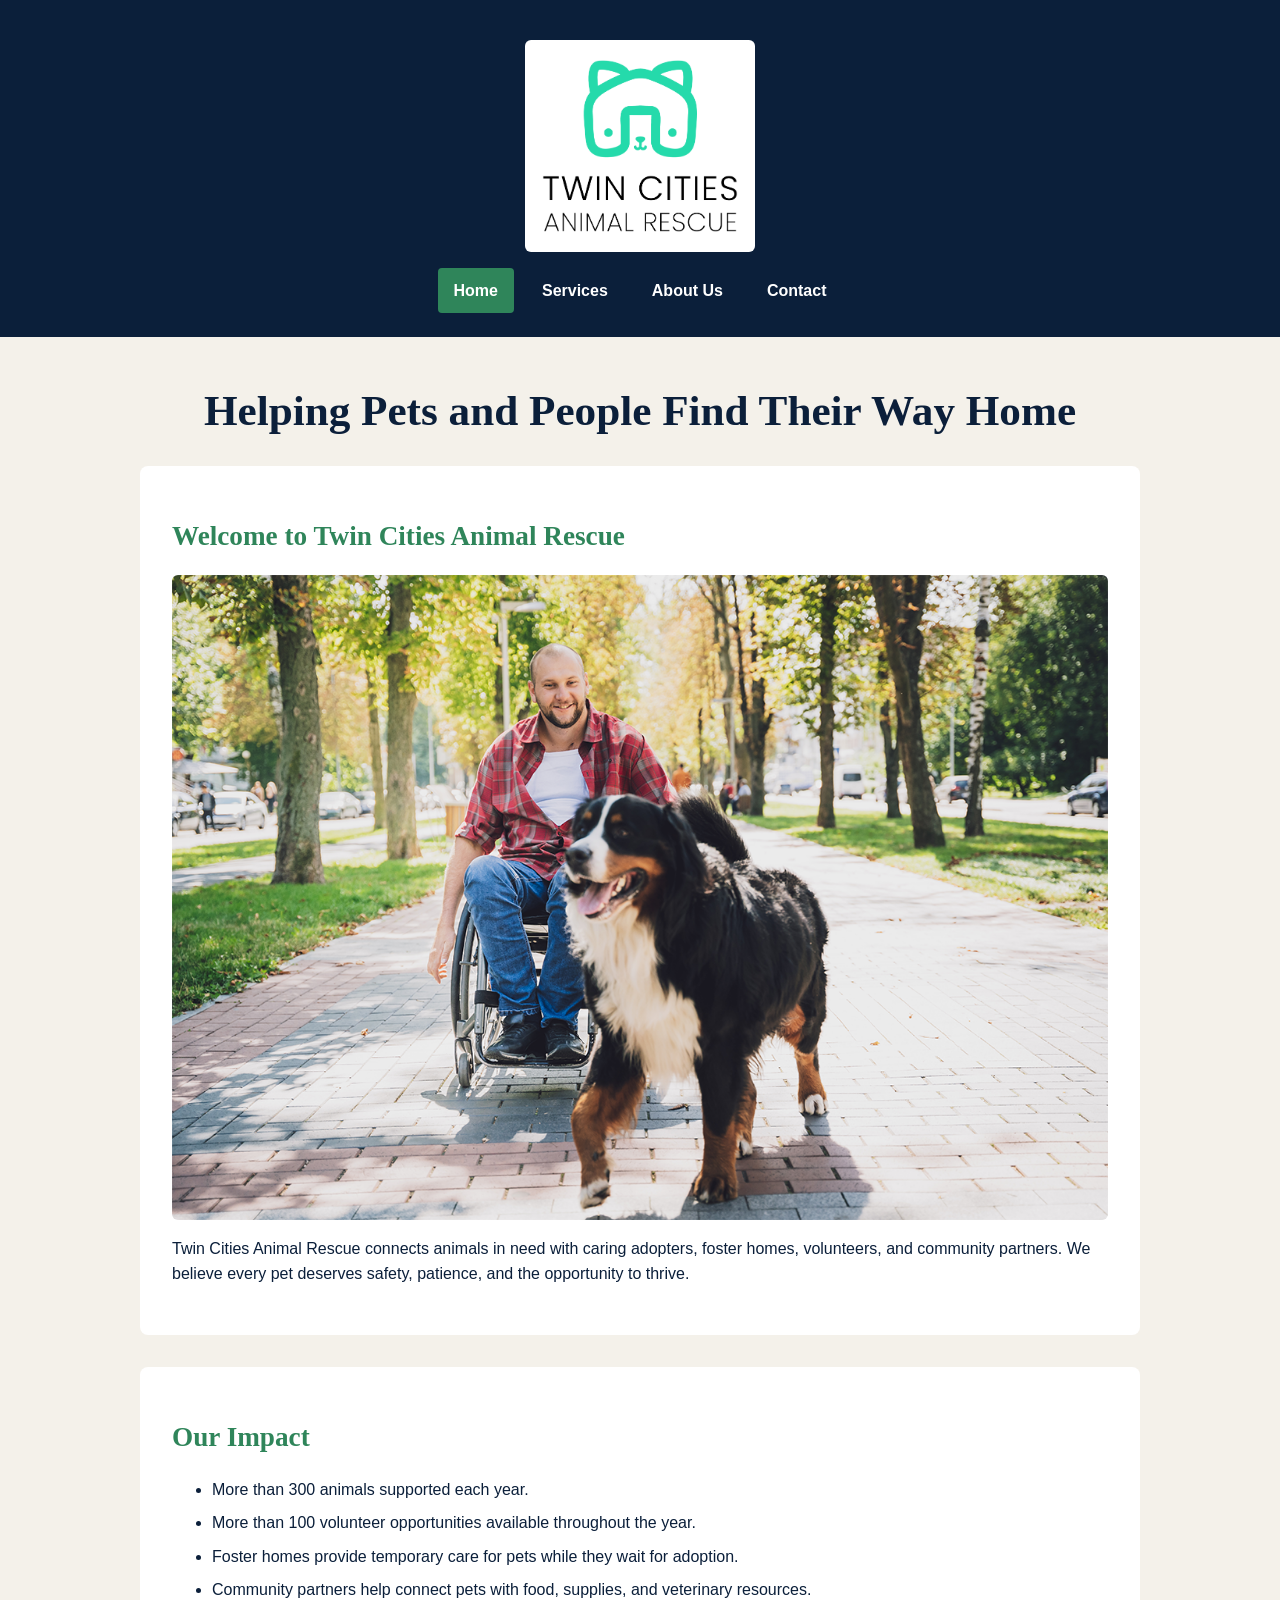
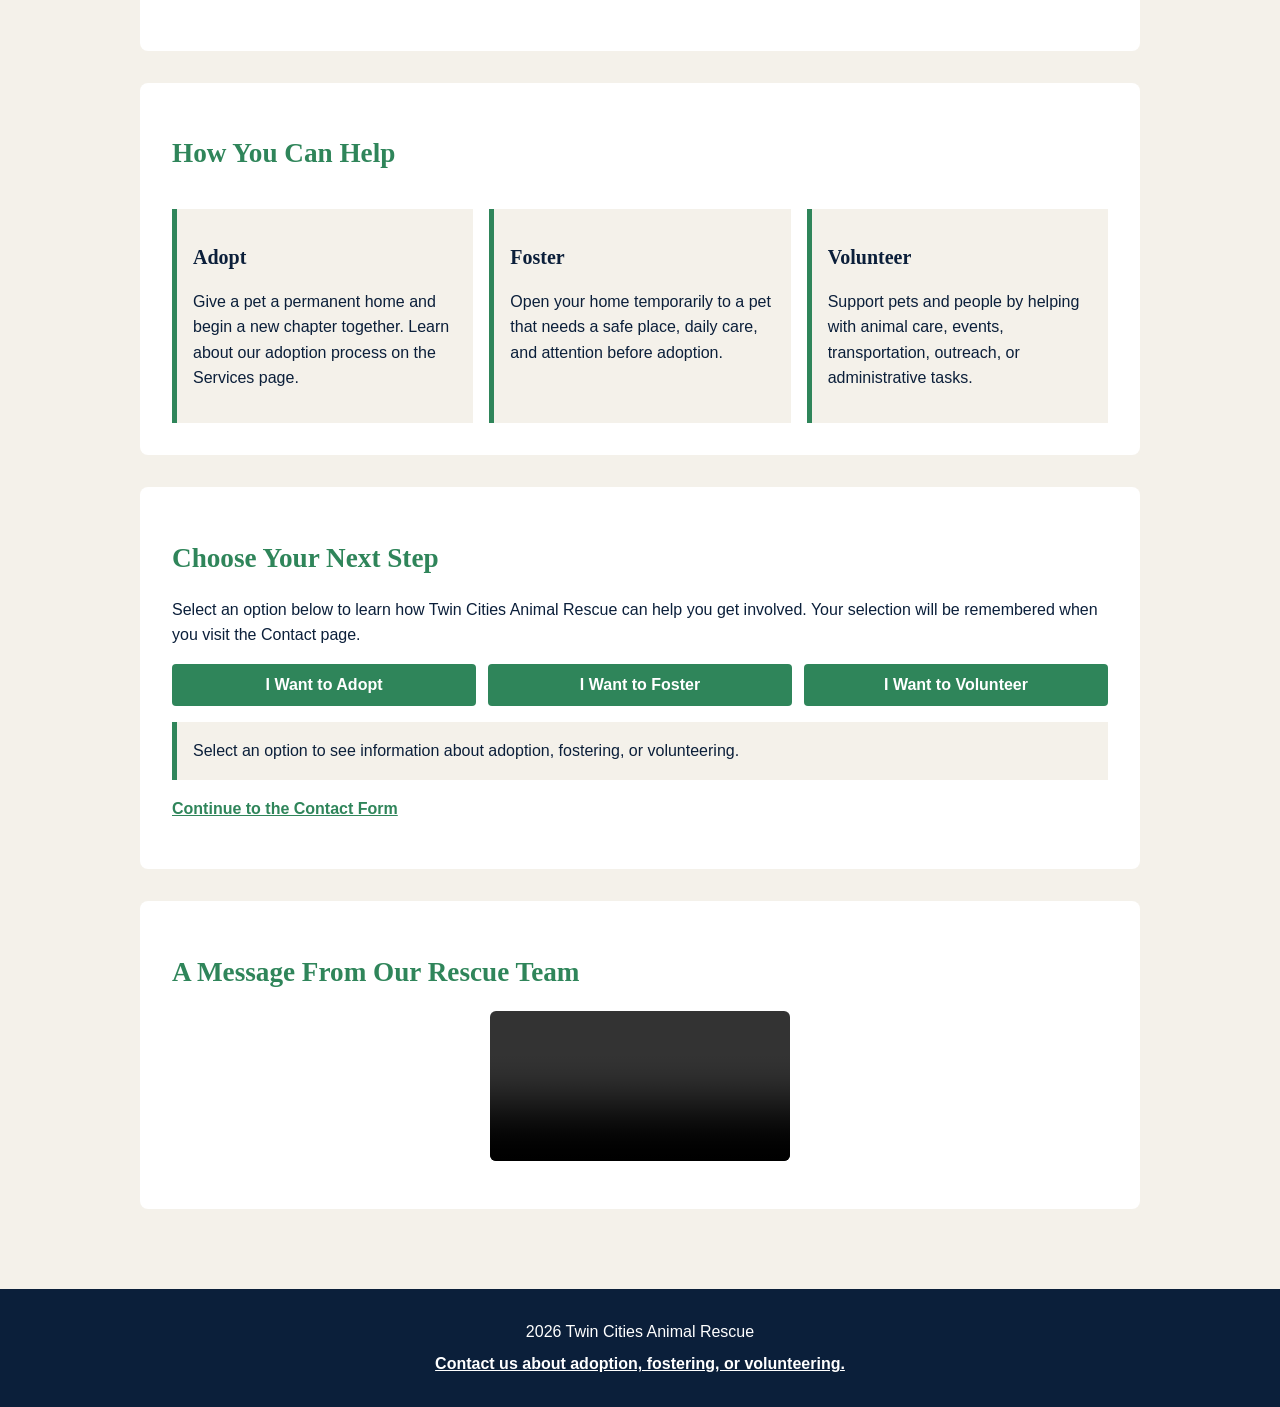
<file: index.html>
<!DOCTYPE html>
<html lang="en">
<head>
    <meta charset="UTF-8">
    <meta name="viewport" content="width=device-width, initial-scale=1.0">
    <link rel="stylesheet" href="style.css">
    <script src="script.js" defer></script>
    <title>Twin Cities Animal Rescue | Home</title>
</head>
<body>
    <header>
        <a href="index.html">
            <img src="rescue-logo.png"
                 alt="Twin Cities Animal Rescue logo with a green cat outline">
        </a>

        <nav aria-label="Main navigation">
            <ul>
                <li><a href="index.html" aria-current="page">Home</a></li>
                <li><a href="services.html">Services</a></li>
                <li><a href="about.html">About Us</a></li>
                <li><a href="contact.html">Contact</a></li>
            </ul>
        </nav>
    </header>

    <main>
        <h1>Helping Pets and People Find Their Way Home</h1>

        <section>
            <h2>Welcome to Twin Cities Animal Rescue</h2>

            <picture>
                <source media="(max-width: 600px)" srcset="rescue-feature-small.png">
                <img src="rescue-feature-large.png"
                     alt="A smiling man using a wheelchair enjoys a walk in a park with a large black, white, and brown dog">
            </picture>

            <p>
                Twin Cities Animal Rescue connects animals in need with caring adopters,
                foster homes, volunteers, and community partners. We believe every pet
                deserves safety, patience, and the opportunity to thrive.
            </p>
        </section>

        <section>
            <h2>Our Impact</h2>

            <ul>
                <li>More than 300 animals supported each year.</li>
                <li>More than 100 volunteer opportunities available throughout the year.</li>
                <li>Foster homes provide temporary care for pets while they wait for adoption.</li>
                <li>Community partners help connect pets with food, supplies, and veterinary resources.</li>
            </ul>
        </section>

        <section class="help-options">
            <h2>How You Can Help</h2>

            <article>
                <h3>Adopt</h3>
                <p>
                    Give a pet a permanent home and begin a new chapter together.
                    Learn about our adoption process on the Services page.
                </p>
            </article>

            <article>
                <h3>Foster</h3>
                <p>
                    Open your home temporarily to a pet that needs a safe place,
                    daily care, and attention before adoption.
                </p>
            </article>

            <article>
                <h3>Volunteer</h3>
                <p>
                    Support pets and people by helping with animal care, events,
                    transportation, outreach, or administrative tasks.
                </p>
            </article>
        </section>

        <section class="interest-selector">
            <h2>Choose Your Next Step</h2>

            <p>
                Select an option below to learn how Twin Cities Animal Rescue can help
                you get involved. Your selection will be remembered when you visit the
                Contact page.
            </p>

            <div class="interest-buttons">
                <button class="interest-button" type="button" data-interest="adoption">
                    I Want to Adopt
                </button>

                <button class="interest-button" type="button" data-interest="foster">
                    I Want to Foster
                </button>

                <button class="interest-button" type="button" data-interest="volunteer">
                    I Want to Volunteer
                </button>
            </div>

            <p id="interest-result" aria-live="polite">
                Select an option to see information about adoption, fostering, or volunteering.
            </p>

            <p>
                <a href="contact.html">Continue to the Contact Form</a>
            </p>
        </section>

        <section>
            <h2>A Message From Our Rescue Team</h2>

            <video controls>
                <source src="rescue-message.mp4" type="video/mp4">
                Your browser does not support the video element. Please contact Twin Cities
                Animal Rescue for information about adoption, fostering, or volunteering.
            </video>
        </section>
    </main>

    <footer>
        <p> 2026 Twin Cities Animal Rescue</p>
        <p><a href="contact.html">Contact us about adoption, fostering, or volunteering.</a></p>
    </footer>
</body>
</html>
</file>
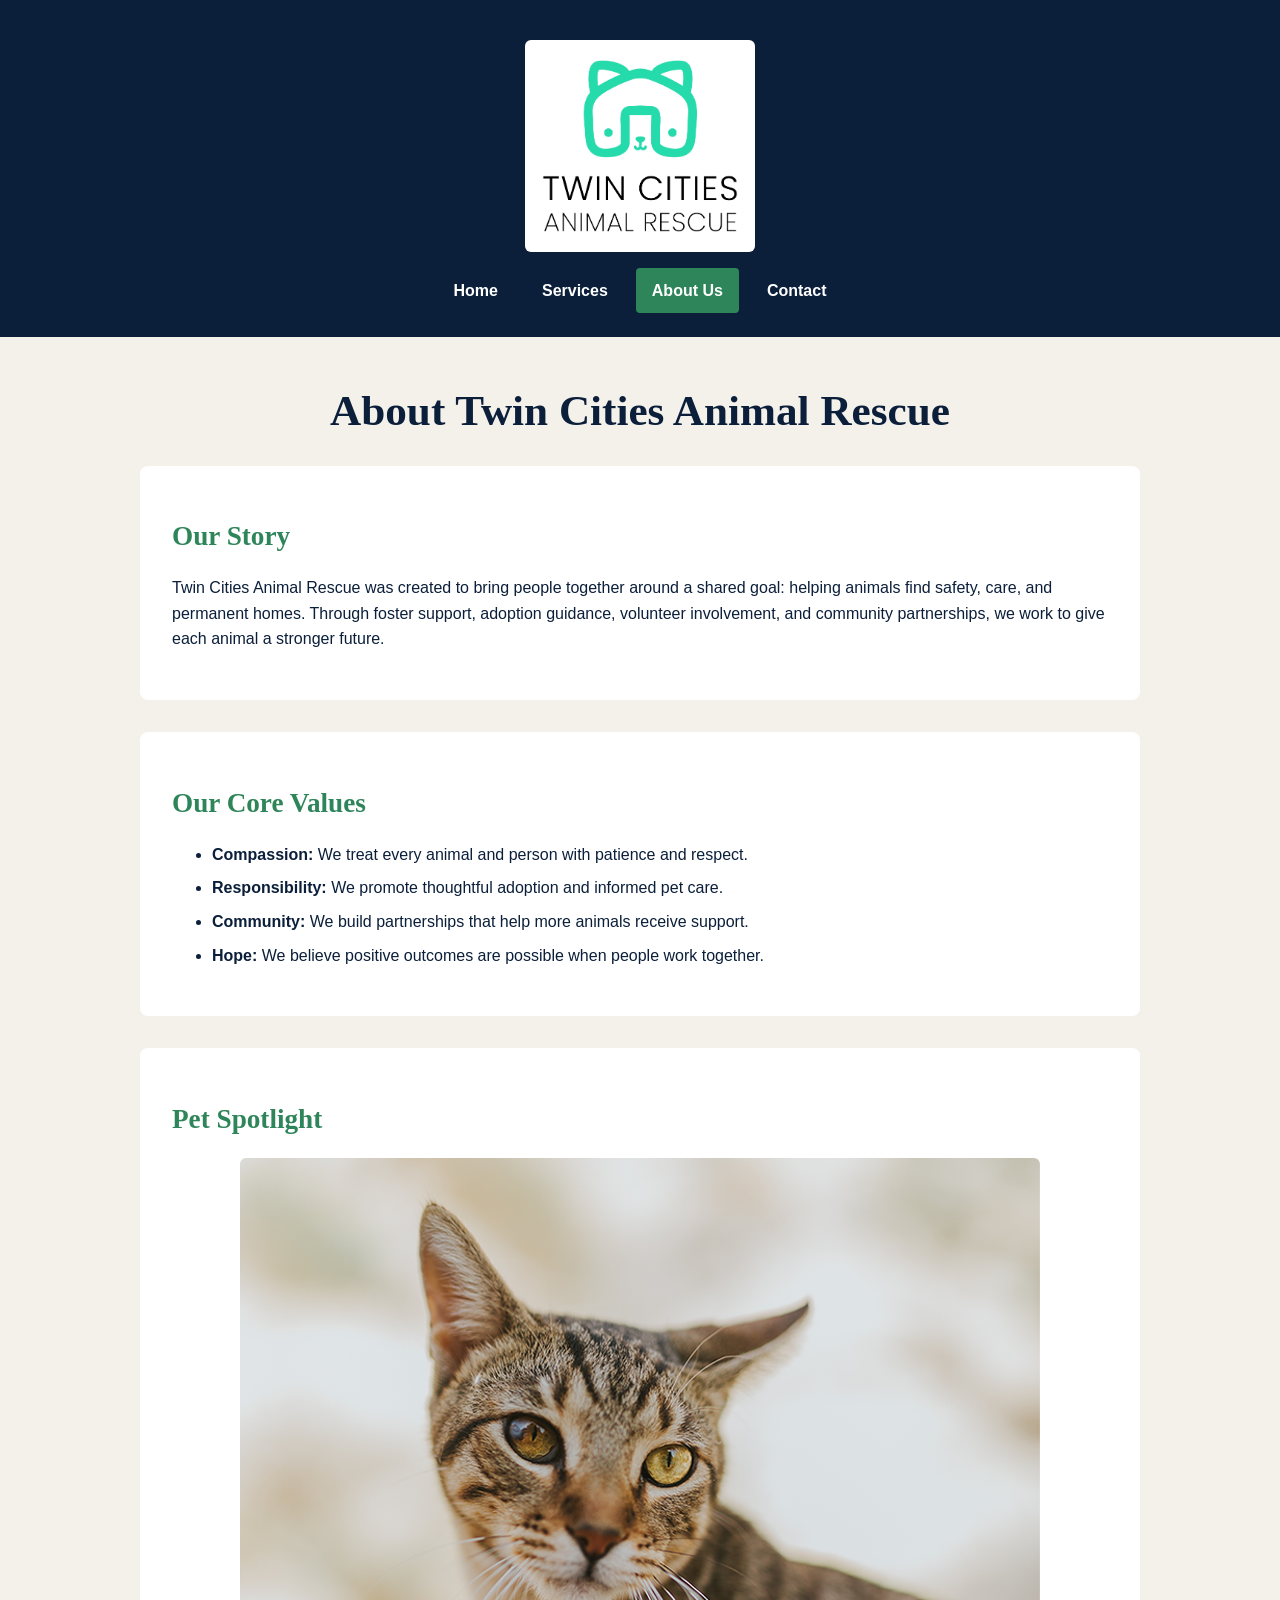
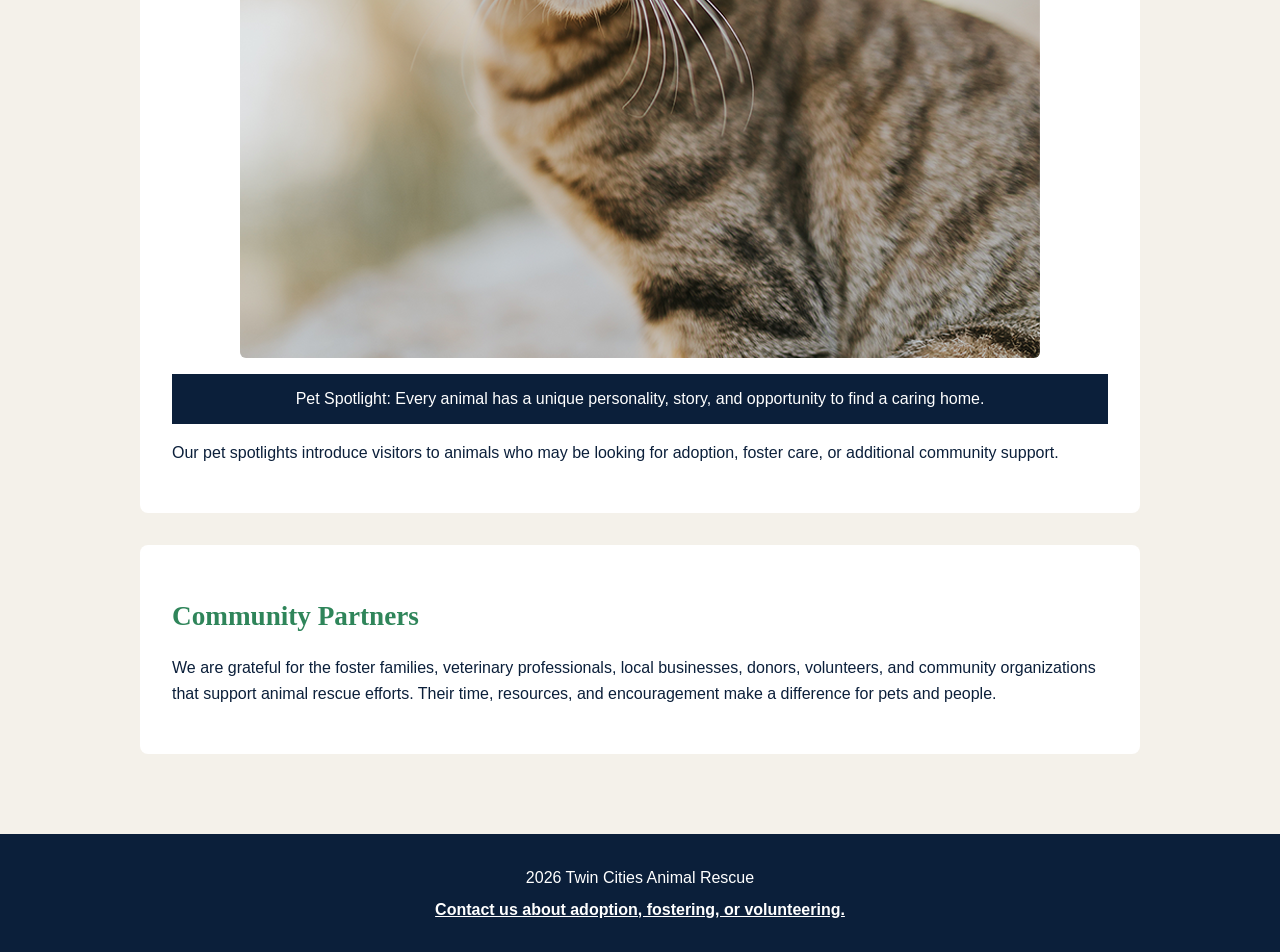
<file: about.html>
<!DOCTYPE html>
<html lang="en">
<head>
    <meta charset="UTF-8">
    <meta name="viewport" content="width=device-width, initial-scale=1.0">
    <link rel="stylesheet" href="style.css">
    <script src="script.js" defer></script>
    <title>Twin Cities Animal Rescue | About Us</title>
</head>
<body>
    <header>
        <a href="index.html">
            <img src="rescue-logo.png"
                 alt="Twin Cities Animal Rescue logo with a green cat outline">
        </a>

        <nav aria-label="Main navigation">
            <ul>
                <li><a href="index.html">Home</a></li>
                <li><a href="services.html">Services</a></li>
                <li><a href="about.html" aria-current="page">About Us</a></li>
                <li><a href="contact.html">Contact</a></li>
            </ul>
        </nav>
    </header>

    <main>
        <h1>About Twin Cities Animal Rescue</h1>

        <section>
            <h2>Our Story</h2>

            <p>
                Twin Cities Animal Rescue was created to bring people together around a shared goal:
                helping animals find safety, care, and permanent homes. Through foster support,
                adoption guidance, volunteer involvement, and community partnerships, we work to
                give each animal a stronger future.
            </p>
        </section>

        <section>
            <h2>Our Core Values</h2>

            <ul>
                <li><strong>Compassion:</strong> We treat every animal and person with patience and respect.</li>
                <li><strong>Responsibility:</strong> We promote thoughtful adoption and informed pet care.</li>
                <li><strong>Community:</strong> We build partnerships that help more animals receive support.</li>
                <li><strong>Hope:</strong> We believe positive outcomes are possible when people work together.</li>
            </ul>
        </section>

        <section>
            <h2>Pet Spotlight</h2>

            <figure>
                <img src="rescue-pet-spotlight.png"
                     alt="A rescue pet featured by Twin Cities Animal Rescue">
                <figcaption>
                    Pet Spotlight: Every animal has a unique personality, story,
                    and opportunity to find a caring home.
                </figcaption>
            </figure>

            <p>
                Our pet spotlights introduce visitors to animals who may be looking for
                adoption, foster care, or additional community support.
            </p>
        </section>

        <section>
            <h2>Community Partners</h2>

            <p>
                We are grateful for the foster families, veterinary professionals, local businesses,
                donors, volunteers, and community organizations that support animal rescue efforts.
                Their time, resources, and encouragement make a difference for pets and people.
            </p>
        </section>
    </main>

    <footer>
        <p> 2026 Twin Cities Animal Rescue</p>
        <p><a href="contact.html">Contact us about adoption, fostering, or volunteering.</a></p>
    </footer>
</body>
</html>
</file>
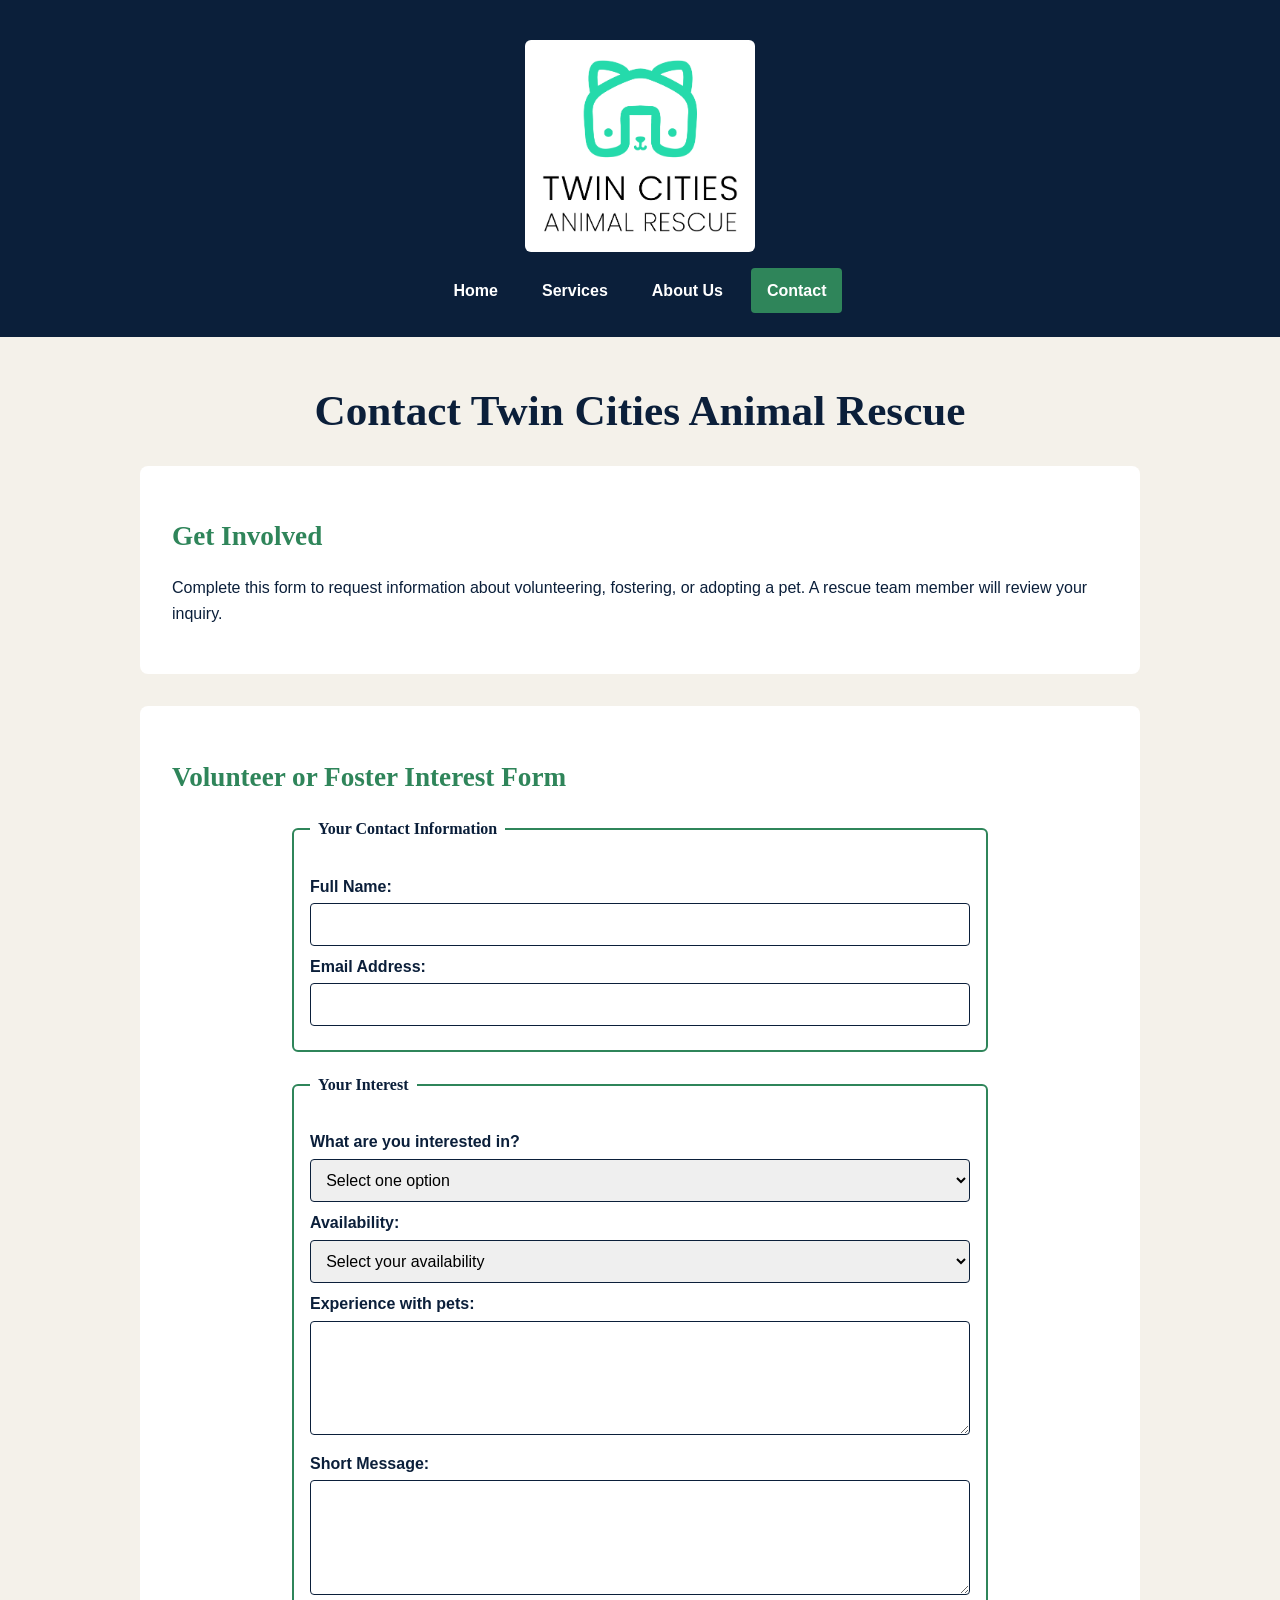
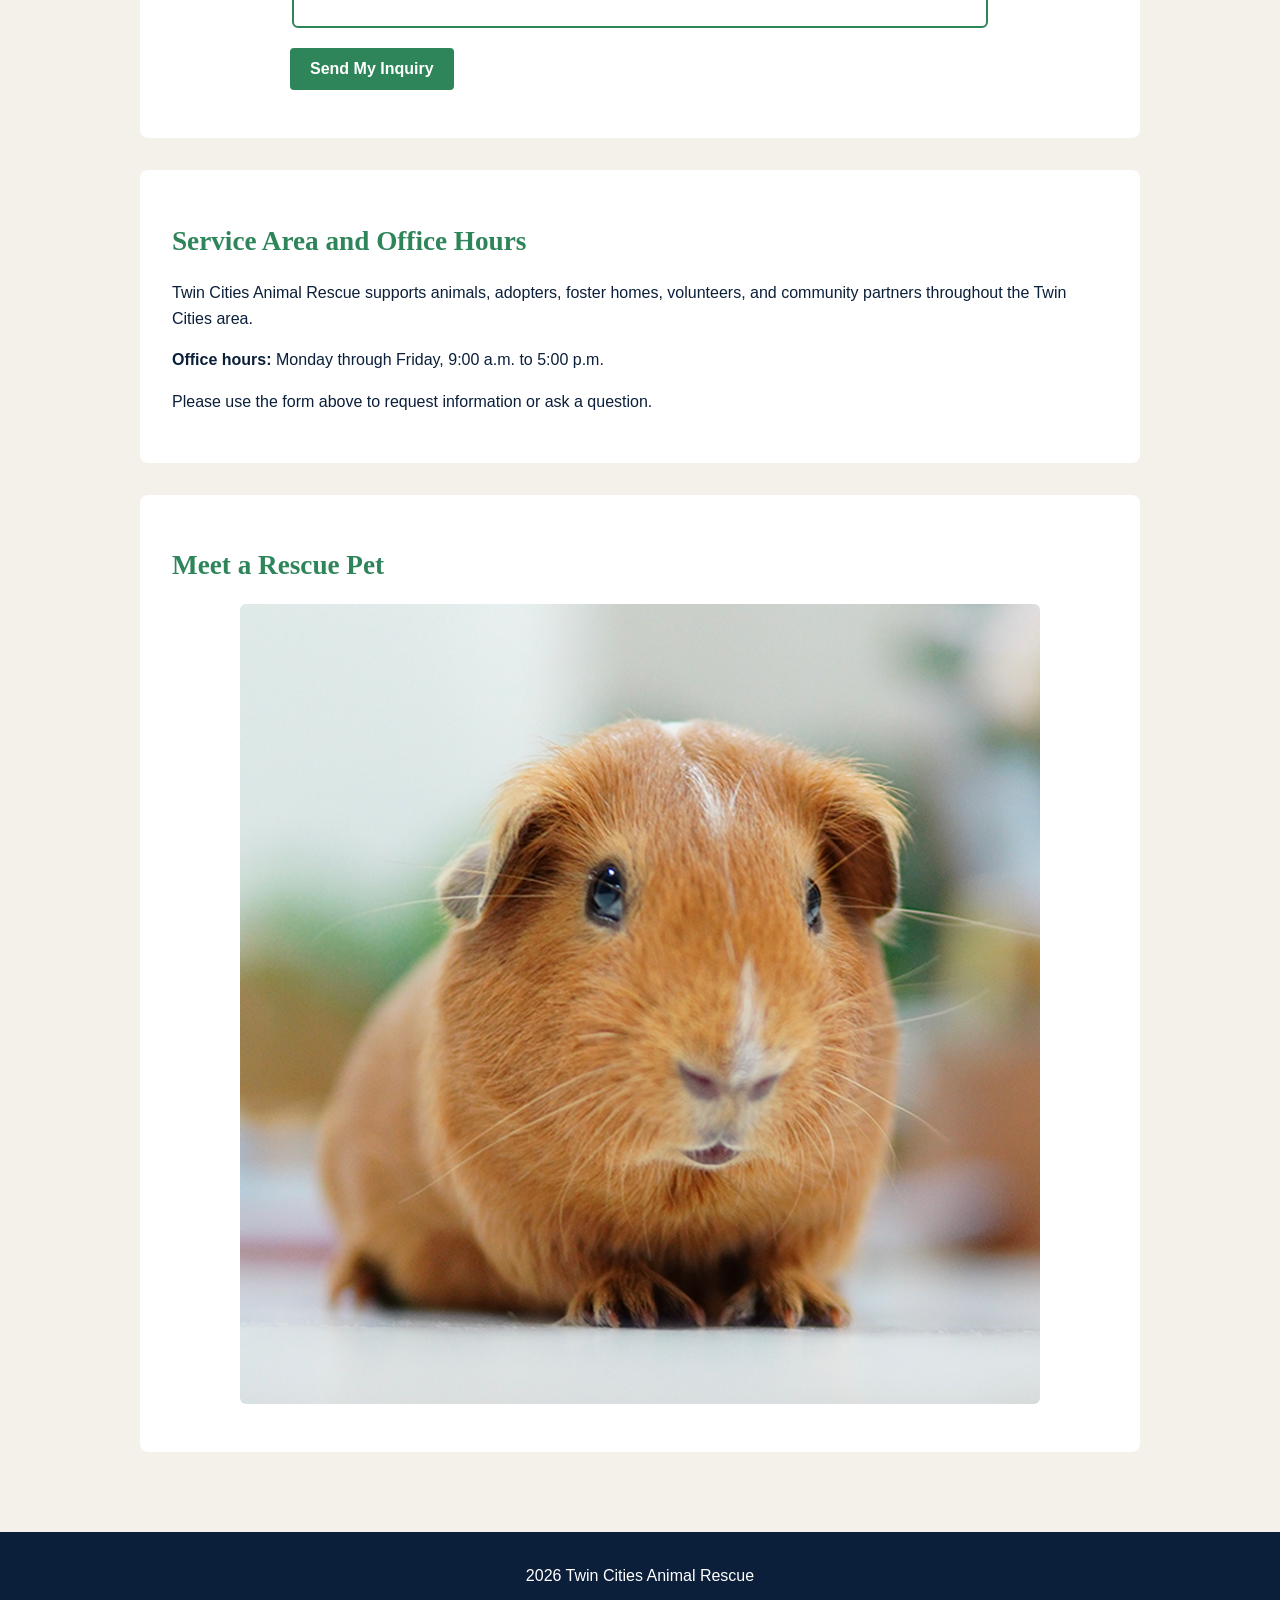
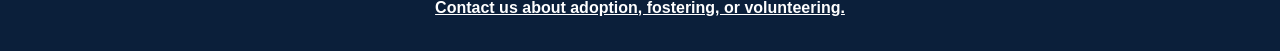
<file: contact.html>
<!DOCTYPE html>
<html lang="en">
<head>
    <meta charset="UTF-8">
    <meta name="viewport" content="width=device-width, initial-scale=1.0">
    <link rel="stylesheet" href="style.css">
    <script src="script.js" defer></script>
    <title>Twin Cities Animal Rescue | Contact</title>
</head>
<body>
    <header>
        <a href="index.html">
            <img src="rescue-logo.png"
                 alt="Twin Cities Animal Rescue logo with a green cat outline">
        </a>

        <nav aria-label="Main navigation">
            <ul>
                <li><a href="index.html">Home</a></li>
                <li><a href="services.html">Services</a></li>
                <li><a href="about.html">About Us</a></li>
                <li><a href="contact.html" aria-current="page">Contact</a></li>
            </ul>
        </nav>
    </header>

    <main>
        <h1>Contact Twin Cities Animal Rescue</h1>

        <section>
            <h2>Get Involved</h2>

            <p>
                Complete this form to request information about volunteering, fostering,
                or adopting a pet. A rescue team member will review your inquiry.
            </p>
        </section>

        <section>
            <h2>Volunteer or Foster Interest Form</h2>

            <form id="interest-form" action="#" method="post" novalidate>
                <fieldset>
                    <legend>Your Contact Information</legend>

                    <p>
                        <label for="name">Full Name:</label>
                        <input type="text"
                               id="name"
                               name="name"
                               aria-describedby="name-error"
                               required>
                    </p>
                    <p class="error-message" id="name-error" aria-live="polite"></p>

                    <p>
                        <label for="email">Email Address:</label>
                        <input type="email"
                               id="email"
                               name="email"
                               aria-describedby="email-error"
                               required>
                    </p>
                    <p class="error-message" id="email-error" aria-live="polite"></p>
                </fieldset>

                <fieldset>
                    <legend>Your Interest</legend>

                    <p>
                        <label for="interest">What are you interested in?</label>
                        <select id="interest"
                                name="interest"
                                aria-describedby="interest-error"
                                required>
                            <option value="">Select one option</option>
                            <option value="volunteer">Volunteering</option>
                            <option value="foster">Fostering a pet</option>
                            <option value="adoption">Adoption information</option>
                            <option value="donation">Donation or community partnership</option>
                        </select>
                    </p>
                    <p class="error-message" id="interest-error" aria-live="polite"></p>

                    <p>
                        <label for="availability">Availability:</label>
                        <select id="availability"
                                name="availability"
                                aria-describedby="availability-error"
                                required>
                            <option value="">Select your availability</option>
                            <option value="weekday-mornings">Weekday mornings</option>
                            <option value="weekday-evenings">Weekday evenings</option>
                            <option value="weekends">Weekends</option>
                            <option value="flexible">My schedule is flexible</option>
                        </select>
                    </p>
                    <p class="error-message" id="availability-error" aria-live="polite"></p>

                    <p>
                        <label for="experience">Experience with pets:</label>
                        <textarea id="experience"
                                  name="experience"
                                  rows="5"
                                  cols="40"
                                  aria-describedby="experience-error"
                                  required></textarea>
                    </p>
                    <p class="error-message" id="experience-error" aria-live="polite"></p>

                    <p>
                        <label for="message">Short Message:</label>
                        <textarea id="message"
                                  name="message"
                                  rows="5"
                                  cols="40"
                                  maxlength="500"
                                  aria-describedby="message-error"
                                  required></textarea>
                    </p>
                    <p class="error-message" id="message-error" aria-live="polite"></p>
                </fieldset>

                <p>
                    <button type="submit">Send My Inquiry</button>
                </p>

                <p id="form-status" aria-live="polite"></p>
            </form>
        </section>

        <section>
            <h2>Service Area and Office Hours</h2>

            <p>
                Twin Cities Animal Rescue supports animals, adopters, foster homes,
                volunteers, and community partners throughout the Twin Cities area.
            </p>

            <p>
                <strong>Office hours:</strong> Monday through Friday, 9:00 a.m. to 5:00 p.m.
            </p>

            <p>
                Please use the form above to request information or ask a question.
            </p>
        </section>

        <section>
            <h2>Meet a Rescue Pet</h2>

            <img src="rescue-pet.png"
                 alt="A brown guinea pig with a white stripe on its forehead looks toward the camera">
        </section>
    </main>

    <footer>
        <p> 2026 Twin Cities Animal Rescue</p>
        <p><a href="contact.html">Contact us about adoption, fostering, or volunteering.</a></p>
    </footer>
</body>
</html>
</file>
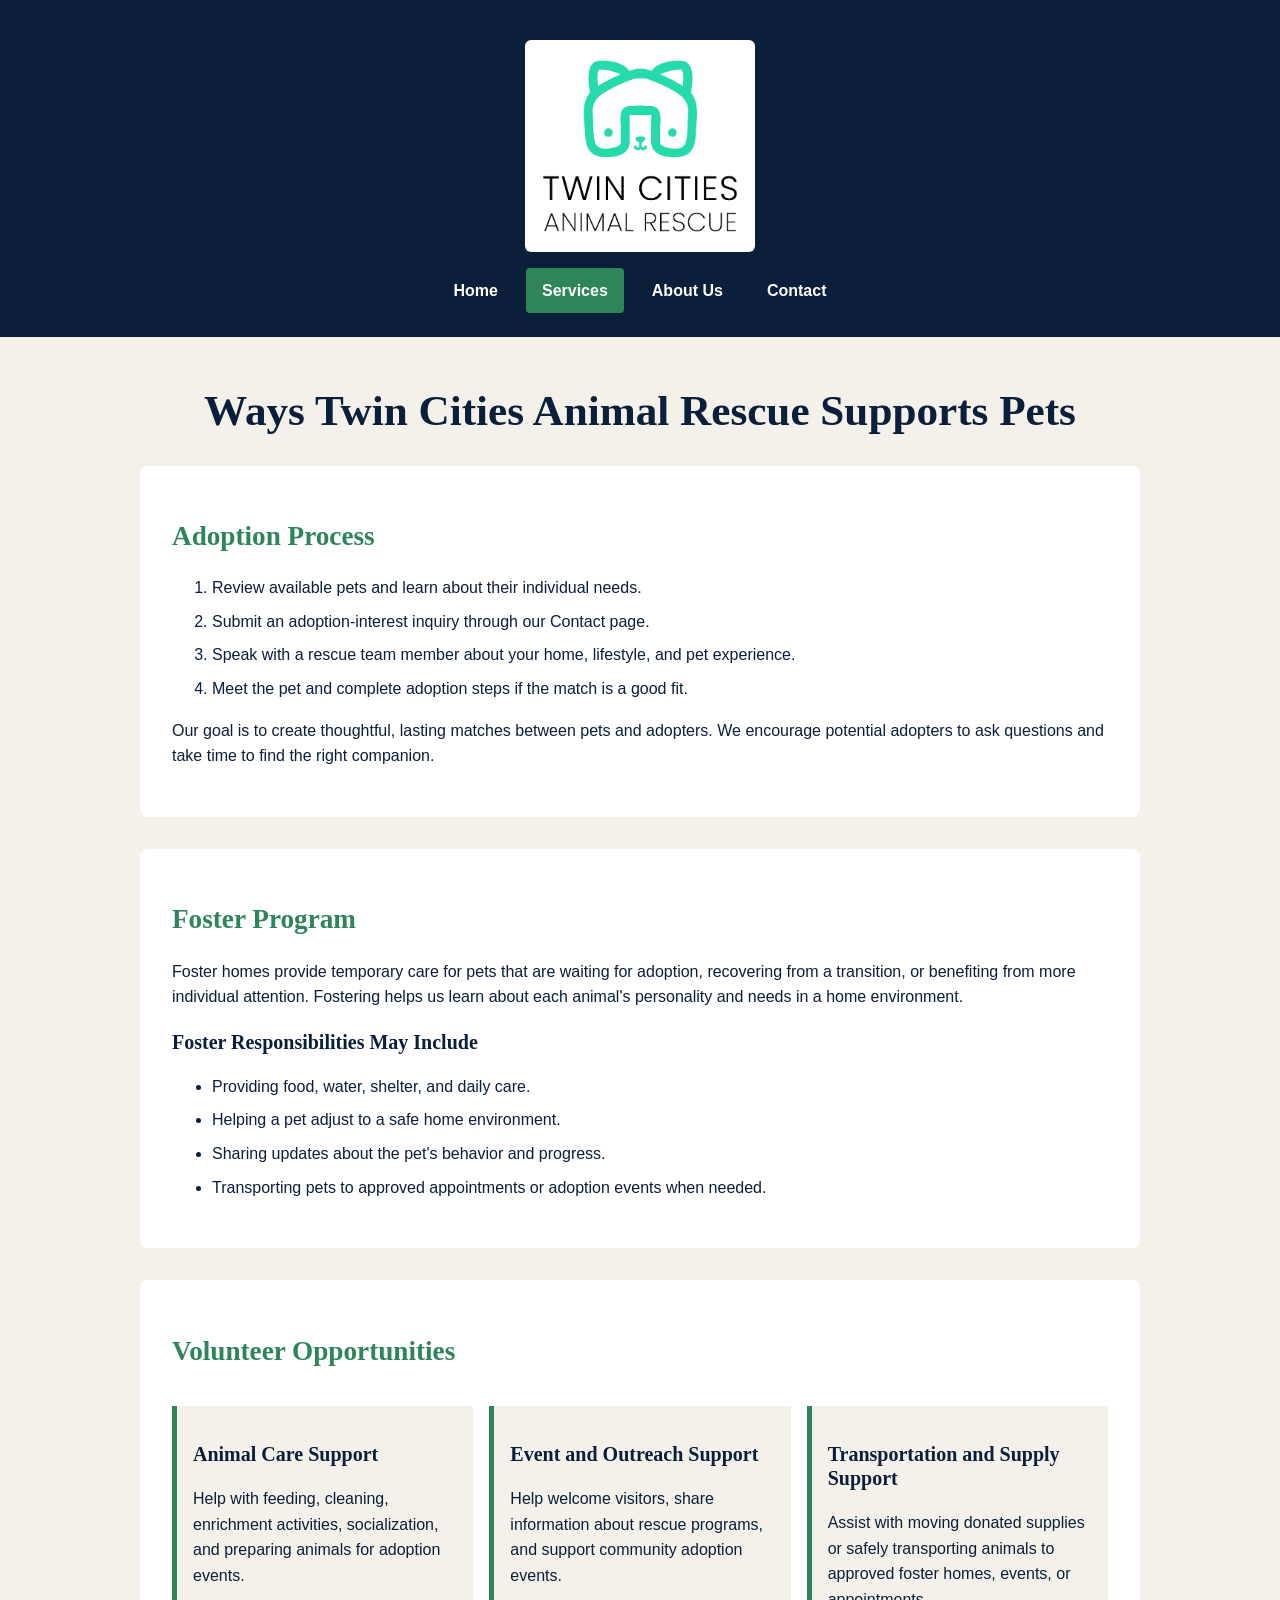
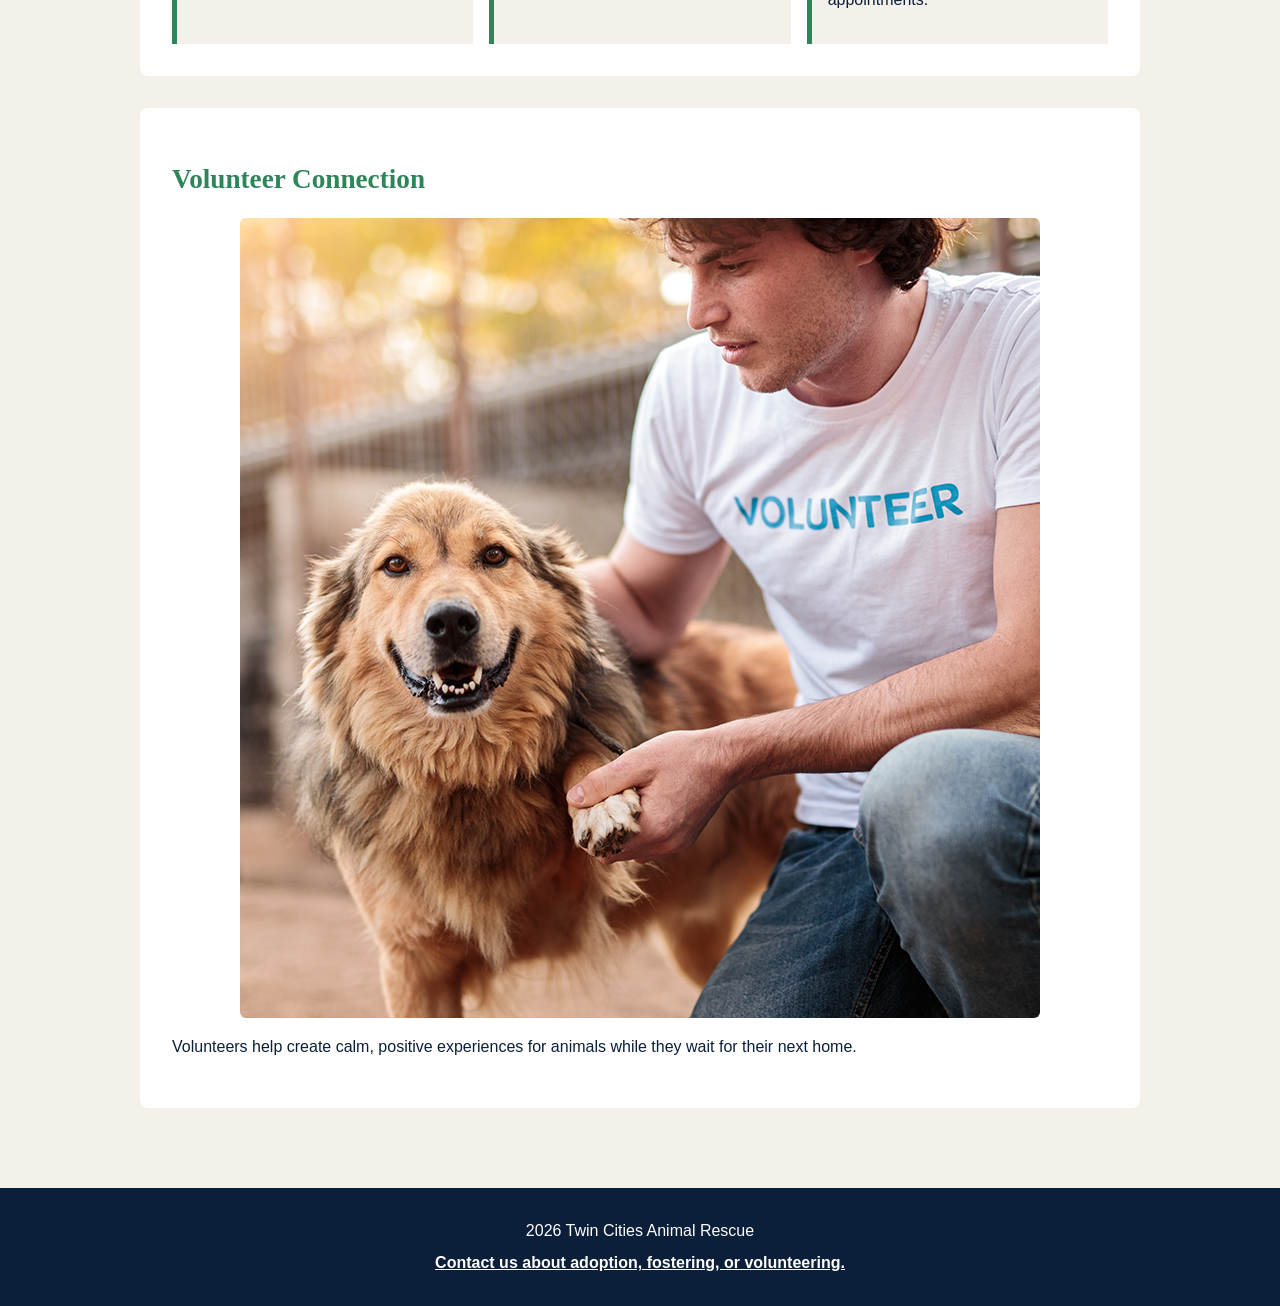
<file: services.html>
<!DOCTYPE html>
<html lang="en">
<head>
    <meta charset="UTF-8">
    <meta name="viewport" content="width=device-width, initial-scale=1.0">
    <link rel="stylesheet" href="style.css">
    <script src="script.js" defer></script>
    <title>Twin Cities Animal Rescue | Services</title>
</head>
<body>
    <header>
        <a href="index.html">
            <img src="rescue-logo.png"
                 alt="Twin Cities Animal Rescue logo with a green cat outline">
        </a>

        <nav aria-label="Main navigation">
            <ul>
                <li><a href="index.html">Home</a></li>
                <li><a href="services.html" aria-current="page">Services</a></li>
                <li><a href="about.html">About Us</a></li>
                <li><a href="contact.html">Contact</a></li>
            </ul>
        </nav>
    </header>

    <main>
        <h1>Ways Twin Cities Animal Rescue Supports Pets</h1>

        <section>
            <h2>Adoption Process</h2>

            <ol>
                <li>Review available pets and learn about their individual needs.</li>
                <li>Submit an adoption-interest inquiry through our Contact page.</li>
                <li>Speak with a rescue team member about your home, lifestyle, and pet experience.</li>
                <li>Meet the pet and complete adoption steps if the match is a good fit.</li>
            </ol>

            <p>
                Our goal is to create thoughtful, lasting matches between pets and adopters.
                We encourage potential adopters to ask questions and take time to find the
                right companion.
            </p>
        </section>

        <section>
            <h2>Foster Program</h2>

            <p>
                Foster homes provide temporary care for pets that are waiting for adoption,
                recovering from a transition, or benefiting from more individual attention.
                Fostering helps us learn about each animal's personality and needs in a home environment.
            </p>

            <h3>Foster Responsibilities May Include</h3>

            <ul>
                <li>Providing food, water, shelter, and daily care.</li>
                <li>Helping a pet adjust to a safe home environment.</li>
                <li>Sharing updates about the pet's behavior and progress.</li>
                <li>Transporting pets to approved appointments or adoption events when needed.</li>
            </ul>
        </section>

        <section class="help-options">
            <h2>Volunteer Opportunities</h2>

            <article>
                <h3>Animal Care Support</h3>
                <p>
                    Help with feeding, cleaning, enrichment activities, socialization,
                    and preparing animals for adoption events.
                </p>
            </article>

            <article>
                <h3>Event and Outreach Support</h3>
                <p>
                    Help welcome visitors, share information about rescue programs,
                    and support community adoption events.
                </p>
            </article>

            <article>
                <h3>Transportation and Supply Support</h3>
                <p>
                    Assist with moving donated supplies or safely transporting animals
                    to approved foster homes, events, or appointments.
                </p>
            </article>
        </section>

        <section>
            <h2>Volunteer Connection</h2>

            <img src="rescue-volunteer.png"
                 alt="A volunteer kneels outdoors beside a happy rescue dog and holds the dog's paw">

            <p>
                Volunteers help create calm, positive experiences for animals while they
                wait for their next home.
            </p>
        </section>
    </main>

    <footer>
        <p> 2026 Twin Cities Animal Rescue</p>
        <p><a href="contact.html">Contact us about adoption, fostering, or volunteering.</a></p>
    </footer>
</body>
</html>
</file>
<file: style.css>
/* Twin Cities Animal Rescue color palette:
   Dark blue: #0B1F3A
   Rescue green: #2F855A
   Warm cream: #F4F1EA
   White: #FFFFFF
   Error red: #A61B1B
*/

* {
    box-sizing: border-box;
}

body {
    margin: 0;
    background-color: #F4F1EA;
    color: #0B1F3A;
    font-family: Arial, Helvetica, sans-serif;
    line-height: 1.6;
}

/* Header, logo, and navigation */

header {
    display: flex;
    flex-direction: column;
    align-items: center;
    padding: 1.5rem 1rem 1rem;
    background-color: #0B1F3A;
}

header > a img {
    display: block;
    width: 230px;
    max-width: 100%;
    height: auto;
    margin-bottom: 1rem;
}

nav ul {
    display: flex;
    flex-direction: column;
    align-items: center;
    gap: 0.5rem;
    list-style: none;
    margin: 0;
    padding: 0;
}

nav a {
    display: block;
    padding: 0.6rem 1rem;
    color: #FFFFFF;
    font-weight: bold;
    text-decoration: none;
}

nav a:hover,
nav a:focus,
nav a[aria-current="page"] {
    background-color: #2F855A;
    border-radius: 4px;
    outline: none;
}

/* Main content */

main {
    width: 90%;
    max-width: 1000px;
    margin: 0 auto;
    padding: 2rem 0;
}

h1,
h2,
h3 {
    font-family: Georgia, "Times New Roman", serif;
    line-height: 1.2;
}

h1 {
    margin-top: 0;
    color: #0B1F3A;
    font-size: 2.2rem;
    text-align: center;
}

h2 {
    color: #2F855A;
    font-size: 1.7rem;
}

h3 {
    color: #0B1F3A;
    font-size: 1.25rem;
}

section {
    margin-bottom: 2rem;
    padding: 1.5rem;
    background-color: #FFFFFF;
    border-radius: 8px;
}

article {
    margin: 1rem 0;
    padding: 1rem;
    border-left: 5px solid #2F855A;
    background-color: #F4F1EA;
}

/* Images, video, and figure */

img,
video {
    display: block;
    max-width: 100%;
    height: auto;
    margin: 1rem auto;
    border-radius: 6px;
}

picture img {
    width: 100%;
}

figure {
    margin: 1rem 0;
}

figcaption {
    padding: 0.75rem;
    background-color: #0B1F3A;
    color: #FFFFFF;
    text-align: center;
}

/* Links and lists */

main a,
footer a {
    color: #2F855A;
    font-weight: bold;
}

main a:hover,
main a:focus,
footer a:hover,
footer a:focus {
    color: #0B1F3A;
}

li {
    margin-bottom: 0.5rem;
}

/* Form styling */

form {
    max-width: 700px;
    margin: 0 auto;
}

fieldset {
    margin-bottom: 1.25rem;
    padding: 1rem;
    border: 2px solid #2F855A;
    border-radius: 6px;
}

legend {
    padding: 0 0.5rem;
    color: #0B1F3A;
    font-family: Georgia, "Times New Roman", serif;
    font-weight: bold;
}

label {
    display: block;
    margin-bottom: 0.25rem;
    color: #0B1F3A;
    font-weight: bold;
}

input,
select,
textarea {
    width: 100%;
    padding: 0.7rem;
    border: 1px solid #0B1F3A;
    border-radius: 4px;
    font-family: Arial, Helvetica, sans-serif;
    font-size: 1rem;
}

textarea {
    resize: vertical;
}

input:focus,
select:focus,
textarea:focus {
    outline: 3px solid #2F855A;
    outline-offset: 2px;
}

button {
    padding: 0.75rem 1.25rem;
    border: none;
    border-radius: 4px;
    background-color: #2F855A;
    color: #FFFFFF;
    cursor: pointer;
    font-family: Arial, Helvetica, sans-serif;
    font-size: 1rem;
    font-weight: bold;
}

button:hover,
button:focus {
    background-color: #0B1F3A;
    outline: 3px solid #2F855A;
    outline-offset: 2px;
}

/* Touchstone 4 interactive feature */

.interest-buttons {
    display: flex;
    flex-direction: column;
    gap: 0.75rem;
    margin: 1rem 0;
}

.interest-button {
    width: 100%;
}

.selected-interest {
    background-color: #0B1F3A;
    outline: 3px solid #2F855A;
    outline-offset: 2px;
}

#interest-result {
    padding: 1rem;
    border-left: 5px solid #2F855A;
    background-color: #F4F1EA;
}

.error-message {
    margin-top: -0.5rem;
    color: #A61B1B;
    font-weight: bold;
}

.form-success-status {
    padding: 1rem;
    border-left: 5px solid #2F855A;
    background-color: #E4F4E8;
    color: #0B1F3A;
    font-weight: bold;
}

.form-error-status {
    padding: 1rem;
    border-left: 5px solid #A61B1B;
    background-color: #FCE8E8;
    color: #A61B1B;
    font-weight: bold;
}

[aria-invalid="true"] {
    border: 2px solid #A61B1B;
}

/* Footer */

footer {
    padding: 1.5rem 1rem;
    background-color: #0B1F3A;
    color: #FFFFFF;
    text-align: center;
}

footer p {
    margin: 0.4rem 0;
}

footer a {
    color: #FFFFFF;
}

/* Larger-screen responsive layout */

@media (min-width: 700px) {
    header {
        padding: 1.5rem 5% 1rem;
    }

    nav ul {
        flex-direction: row;
        gap: 0.75rem;
    }

    main {
        width: 85%;
        padding: 3rem 0;
    }

    h1 {
        font-size: 2.7rem;
    }

    section {
        padding: 2rem;
    }

    .help-options {
        display: flex;
        flex-wrap: wrap;
        gap: 1rem;
    }

    .help-options h2 {
        width: 100%;
    }

    .help-options article {
        flex: 1 1 250px;
        margin: 0;
    }

    .interest-buttons {
        flex-direction: row;
    }

    .interest-button {
        flex: 1;
    }
}
</file>
